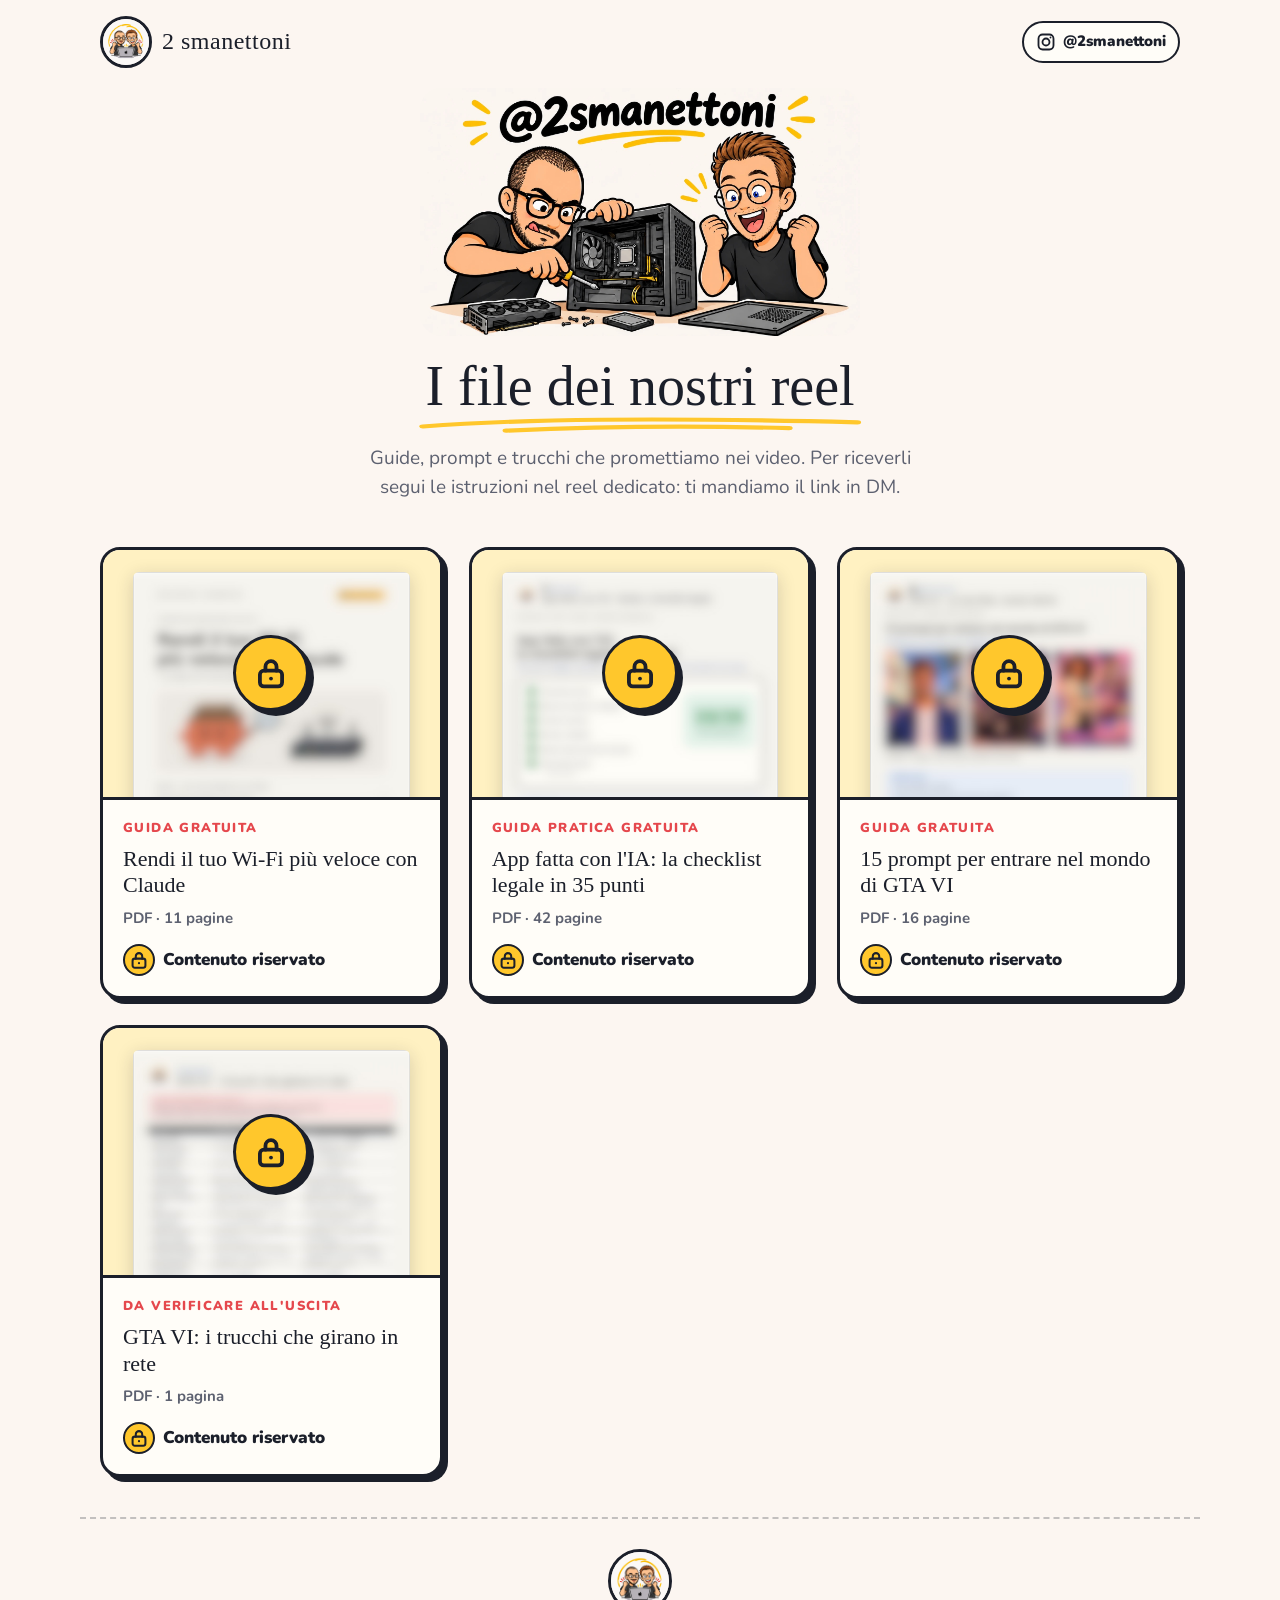
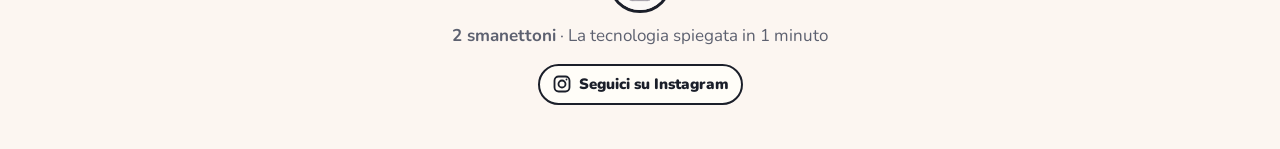
<file: index.html>
<!doctype html>
<html lang="it">
<head>
<meta charset="utf-8">
<meta name="viewport" content="width=device-width, initial-scale=1">
<title>2 smanettoni · La tecnologia spiegata in 1 minuto</title>
<meta name="description" content="Guide e file gratuiti dei reel di @2smanettoni: la tecnologia spiegata in 1 minuto.">
<meta name="theme-color" content="#FCF6F1">
<link rel="icon" href="assets/favicon.png">
<link rel="apple-touch-icon" href="assets/favicon.png">
<meta property="og:type" content="website">
<meta property="og:locale" content="it_IT">
<meta property="og:site_name" content="2 smanettoni">
<meta property="og:title" content="2 smanettoni · La tecnologia spiegata in 1 minuto">
<meta property="og:description" content="Guide e file gratuiti dei reel di @2smanettoni: la tecnologia spiegata in 1 minuto.">
<meta property="og:url" content="https://2smanettoni.thatsabyte.com/">
<meta property="og:image" content="https://2smanettoni.thatsabyte.com/assets/banner.jpg">
<meta name="twitter:card" content="summary_large_image">
<link rel="preconnect" href="https://fonts.googleapis.com">
<link rel="preconnect" href="https://fonts.gstatic.com" crossorigin>
<link href="https://fonts.googleapis.com/css2?family=Permanent+Marker&family=Nunito:wght@400;700;900&display=swap" rel="stylesheet">
<link rel="stylesheet" href="assets/style.css?v=7804c8d5">
<!-- Privacy-friendly analytics by Plausible -->
<script async src="https://stats.byreference.net/js/pa-OYn9YDxo6S1acWB1VPNhb.js"></script>
<script>
  window.plausible=window.plausible||function(){(plausible.q=plausible.q||[]).push(arguments)},plausible.init=plausible.init||function(i){plausible.o=i||{}};
  plausible.init()
</script>
</head>
<body class="home">
<header class="topbar">
  <a class="brand" href="">
    <img src="assets/logo.png" alt="" width="52" height="52">
    <span>2 smanettoni</span>
  </a>
  <a class="ig" href="https://www.instagram.com/2smanettoni/" target="_blank" rel="noopener"><svg viewBox="0 0 24 24" aria-hidden="true"><rect x="3" y="3" width="18" height="18" rx="5"/><circle cx="12" cy="12" r="4.2"/><circle cx="17.4" cy="6.6" r="1.1" class="dot"/></svg><span>@2smanettoni</span></a>
</header>
<main>
  <section class="hero">
    <img class="banner" src="assets/banner.jpg" alt="I due smanettoni al lavoro su un PC aperto" width="1672" height="941">
    <h1>I file dei nostri reel<svg class="scribble" viewBox="0 0 300 24" preserveAspectRatio="none" aria-hidden="true"><path d="M4 15 C 70 6, 160 4, 296 10" /><path d="M60 20 C 120 15, 190 14, 250 17" /></svg></h1>
    <p class="lead">Guide, prompt e trucchi che promettiamo nei video. Per riceverli segui le istruzioni nel reel dedicato: ti mandiamo il link in DM.</p>
  </section>
  <section class="list" aria-label="Contenuti">
    <button class="card" type="button" data-locked="Rendi il tuo Wi-Fi più veloce con Claude" data-slug="wifi-veloce-claude" data-reel="https://www.instagram.com/reel/DgKV9_1o-jo/">
      <span class="thumb"><img src="assets/blur/wifi-veloce-claude.jpg" alt="" loading="lazy"><span class="lock"><svg viewBox="0 0 24 24" aria-hidden="true"><rect x="5" y="10.5" width="14" height="10" rx="2.5"/><path d="M8.5 10.5V8a3.5 3.5 0 0 1 7 0v2.5"/><circle cx="12" cy="15.5" r="1.2" class="dot"/></svg></span></span>
      <span class="card-body">
        <span class="kicker">Guida gratuita</span>
        <span class="card-title">Rendi il tuo Wi-Fi più veloce con Claude</span>
        <span class="meta">PDF · 11 pagine</span>
        <span class="card-cta"><svg viewBox="0 0 24 24" aria-hidden="true"><rect x="5" y="10.5" width="14" height="10" rx="2.5"/><path d="M8.5 10.5V8a3.5 3.5 0 0 1 7 0v2.5"/><circle cx="12" cy="15.5" r="1.2" class="dot"/></svg><span>Contenuto riservato</span></span>
        <span class="card-cta card-open"><svg viewBox="0 0 24 24" aria-hidden="true"><path d="M12 4v11"/><path d="M7 10.5l5 5 5-5"/><path d="M5 19.5h14"/></svg><span>Apri e scarica</span></span>
      </span>
    </button>
    <button class="card" type="button" data-locked="App fatta con l&#39;IA: la checklist legale in 35 punti" data-slug="checklist-legale-app-ia" data-reel="https://www.instagram.com/reel/DgFvmXPImTD/">
      <span class="thumb"><img src="assets/blur/checklist-legale-app-ia.jpg" alt="" loading="lazy"><span class="lock"><svg viewBox="0 0 24 24" aria-hidden="true"><rect x="5" y="10.5" width="14" height="10" rx="2.5"/><path d="M8.5 10.5V8a3.5 3.5 0 0 1 7 0v2.5"/><circle cx="12" cy="15.5" r="1.2" class="dot"/></svg></span></span>
      <span class="card-body">
        <span class="kicker">Guida pratica gratuita</span>
        <span class="card-title">App fatta con l&#39;IA: la checklist legale in 35 punti</span>
        <span class="meta">PDF · 42 pagine</span>
        <span class="card-cta"><svg viewBox="0 0 24 24" aria-hidden="true"><rect x="5" y="10.5" width="14" height="10" rx="2.5"/><path d="M8.5 10.5V8a3.5 3.5 0 0 1 7 0v2.5"/><circle cx="12" cy="15.5" r="1.2" class="dot"/></svg><span>Contenuto riservato</span></span>
        <span class="card-cta card-open"><svg viewBox="0 0 24 24" aria-hidden="true"><path d="M12 4v11"/><path d="M7 10.5l5 5 5-5"/><path d="M5 19.5h14"/></svg><span>Apri e scarica</span></span>
      </span>
    </button>
    <button class="card" type="button" data-locked="15 prompt per entrare nel mondo di GTA VI" data-slug="prompt-gta6" data-reel="https://www.instagram.com/p/DfsEMw4Cjcz/">
      <span class="thumb"><img src="assets/blur/prompt-gta6.jpg" alt="" loading="lazy"><span class="lock"><svg viewBox="0 0 24 24" aria-hidden="true"><rect x="5" y="10.5" width="14" height="10" rx="2.5"/><path d="M8.5 10.5V8a3.5 3.5 0 0 1 7 0v2.5"/><circle cx="12" cy="15.5" r="1.2" class="dot"/></svg></span></span>
      <span class="card-body">
        <span class="kicker">Guida gratuita</span>
        <span class="card-title">15 prompt per entrare nel mondo di GTA VI</span>
        <span class="meta">PDF · 16 pagine</span>
        <span class="card-cta"><svg viewBox="0 0 24 24" aria-hidden="true"><rect x="5" y="10.5" width="14" height="10" rx="2.5"/><path d="M8.5 10.5V8a3.5 3.5 0 0 1 7 0v2.5"/><circle cx="12" cy="15.5" r="1.2" class="dot"/></svg><span>Contenuto riservato</span></span>
        <span class="card-cta card-open"><svg viewBox="0 0 24 24" aria-hidden="true"><path d="M12 4v11"/><path d="M7 10.5l5 5 5-5"/><path d="M5 19.5h14"/></svg><span>Apri e scarica</span></span>
      </span>
    </button>
    <button class="card" type="button" data-locked="GTA VI: i trucchi che girano in rete" data-slug="trucchi-gta6" data-reel="https://www.instagram.com/p/Dfmy-GXooBY/">
      <span class="thumb"><img src="assets/blur/trucchi-gta6.jpg" alt="" loading="lazy"><span class="lock"><svg viewBox="0 0 24 24" aria-hidden="true"><rect x="5" y="10.5" width="14" height="10" rx="2.5"/><path d="M8.5 10.5V8a3.5 3.5 0 0 1 7 0v2.5"/><circle cx="12" cy="15.5" r="1.2" class="dot"/></svg></span></span>
      <span class="card-body">
        <span class="kicker">Da verificare all&#39;uscita</span>
        <span class="card-title">GTA VI: i trucchi che girano in rete</span>
        <span class="meta">PDF · 1 pagina</span>
        <span class="card-cta"><svg viewBox="0 0 24 24" aria-hidden="true"><rect x="5" y="10.5" width="14" height="10" rx="2.5"/><path d="M8.5 10.5V8a3.5 3.5 0 0 1 7 0v2.5"/><circle cx="12" cy="15.5" r="1.2" class="dot"/></svg><span>Contenuto riservato</span></span>
        <span class="card-cta card-open"><svg viewBox="0 0 24 24" aria-hidden="true"><path d="M12 4v11"/><path d="M7 10.5l5 5 5-5"/><path d="M5 19.5h14"/></svg><span>Apri e scarica</span></span>
      </span>
    </button>
  </section>
</main>
<footer class="footer">
  <img src="assets/logo.png" alt="" width="64" height="64">
  <p><strong>2 smanettoni</strong> · La tecnologia spiegata in 1 minuto</p>
  <a class="ig" href="https://www.instagram.com/2smanettoni/" target="_blank" rel="noopener"><svg viewBox="0 0 24 24" aria-hidden="true"><rect x="3" y="3" width="18" height="18" rx="5"/><circle cx="12" cy="12" r="4.2"/><circle cx="17.4" cy="6.6" r="1.1" class="dot"/></svg><span>Seguici su Instagram</span></a>
</footer>
<dialog class="modal" aria-labelledby="modal-title">
  <span class="modal-icon"><svg viewBox="0 0 24 24" aria-hidden="true"><rect x="3" y="3" width="18" height="18" rx="5"/><path d="M3 8.5h18"/><path d="M8 3l3 5.5"/><path d="M13.5 3l3 5.5"/><path d="M10.5 12.2v5l4.3-2.5z" class="dot"/></svg></span>
  <p class="kicker modal-file"></p>
  <h2 id="modal-title">Contenuto riservato</h2>
  <p>Per vedere e scaricare questo contenuto segui le istruzioni nel reel dedicato: ti mandiamo il link in DM.</p>
  <div class="modal-actions">
    <a class="btn btn-main modal-reel" href="https://www.instagram.com/2smanettoni/" data-default="https://www.instagram.com/2smanettoni/" target="_blank" rel="noopener"><svg viewBox="0 0 24 24" aria-hidden="true"><rect x="3" y="3" width="18" height="18" rx="5"/><circle cx="12" cy="12" r="4.2"/><circle cx="17.4" cy="6.6" r="1.1" class="dot"/></svg><span>Guarda il reel</span></a>
    <button class="btn btn-ghost" type="button" data-close>Ho capito</button>
  </div>
</dialog>
<script src="assets/home.js?v=f0a1dbdb"></script>
</body>
</html>
</file>
<file: assets/style.css>
:root {
  --bianchino: #FCF6F1;
  --carta: #FFFDF8;
  --inchiostro: #1B1F2A;
  --grigio: #5D6170;
  --giallo: #FFC72C;
  --giallo-tenue: #FFF1C2;
  --rosso: #E5484D;
  --bordo: 3px solid var(--inchiostro);
  --ombra: 5px 5px 0 var(--inchiostro);
  --marker: "Permanent Marker", "Comic Sans MS", cursive;
  --testo: "Nunito", system-ui, -apple-system, sans-serif;
}

* { box-sizing: border-box; }
html { -webkit-text-size-adjust: 100%; }
body {
  margin: 0;
  background: var(--bianchino);
  color: var(--inchiostro);
  font-family: var(--testo);
  font-size: 17px;
  line-height: 1.55;
}
img { display: block; max-width: 100%; height: auto; }
a { color: inherit; }
svg { fill: none; stroke: currentColor; stroke-width: 2.2; stroke-linecap: round; stroke-linejoin: round; }

/* Barra in alto */
.topbar {
  display: flex; align-items: center; justify-content: space-between; gap: 12px;
  max-width: 1120px; margin: 0 auto; padding: 16px 20px;
}
.brand { display: flex; align-items: center; gap: 10px; text-decoration: none; }
.brand img { width: 52px; height: 52px; border-radius: 50%; border: var(--bordo); background: #fff; }
.brand span { font-family: var(--marker); font-size: 24px; letter-spacing: .5px; }
.ig {
  display: inline-flex; align-items: center; gap: 7px;
  font-weight: 900; font-size: 15px; text-decoration: none;
  padding: 7px 12px; border-radius: 999px; border: 2px solid var(--inchiostro); background: var(--carta);
}
.ig svg { width: 20px; height: 20px; }
.ig .dot { fill: currentColor; stroke: none; }
.ig:hover { background: var(--giallo-tenue); }

/* Sottolineatura a pennarello */
h1 { position: relative; display: inline-block; font-family: var(--marker); font-weight: 400; line-height: 1.15; margin: 0 0 22px; }
.scribble { position: absolute; left: -2%; bottom: -16px; width: 104%; height: 20px; stroke: var(--giallo); stroke-width: 5; }
.kicker { margin: 0 0 8px; font-weight: 900; font-size: 13px; letter-spacing: 1.4px; text-transform: uppercase; color: var(--rosso); }
.meta { margin: 0; font-weight: 700; color: var(--grigio); font-size: 15px; }

/* Bottoni */
.btn {
  display: inline-flex; align-items: center; justify-content: center; gap: 10px;
  font: 900 18px/1 var(--testo); color: var(--inchiostro); text-decoration: none; cursor: pointer;
  padding: 16px 24px; border-radius: 14px; border: var(--bordo);
  transition: transform .12s ease, box-shadow .12s ease;
}
.btn svg { width: 24px; height: 24px; stroke-width: 2.6; }
.btn-main { background: var(--giallo); box-shadow: var(--ombra); }
.btn-main:hover { transform: translate(-1px, -1px); box-shadow: 6px 6px 0 var(--inchiostro); }
.btn-main:active { transform: translate(4px, 4px); box-shadow: 1px 1px 0 var(--inchiostro); }
.btn-ghost { background: var(--carta); }
.btn-ghost:hover { background: var(--giallo-tenue); }
.btn:focus-visible, .card:focus-visible, .ig:focus-visible { outline: 3px solid var(--rosso); outline-offset: 3px; }

/* Home */
.home main { max-width: 1120px; margin: 0 auto; padding: 0 20px; }
.hero { text-align: center; padding: 4px 0 30px; }
.banner { width: min(80%, 440px); margin: 0 auto 18px; border-radius: 22px; }
.hero h1 { font-size: clamp(34px, 6vw, 56px); }
.lead { max-width: 560px; margin: 4px auto 0; font-size: 19px; color: var(--grigio); position: relative; }

.list { display: grid; grid-template-columns: repeat(auto-fill, minmax(min(100%, 320px), 1fr)); gap: 26px; padding: 14px 0 40px; }
.card {
  display: flex; flex-direction: column; text-decoration: none; text-align: left; width: 100%; padding: 0;
  font: inherit; color: inherit; cursor: pointer;
  background: var(--carta); border: var(--bordo); border-radius: 20px; box-shadow: var(--ombra); overflow: hidden;
  transition: transform .12s ease, box-shadow .12s ease;
}
.card:hover { transform: translate(-2px, -2px); box-shadow: 7px 7px 0 var(--inchiostro); }
.thumb { position: relative; display: block; background: var(--giallo-tenue); border-bottom: var(--bordo); height: 250px; overflow: hidden; padding: 22px 30px 0; }
.thumb img { width: 100%; border-radius: 6px 6px 0 0; box-shadow: 0 4px 18px rgba(27, 31, 42, .18); }
.lock {
  position: absolute; left: 50%; top: 50%; transform: translate(-50%, -50%);
  width: 76px; height: 76px; border-radius: 50%; display: grid; place-items: center;
  background: var(--giallo); border: var(--bordo); box-shadow: var(--ombra);
}
.lock svg { width: 38px; height: 38px; stroke-width: 2.4; }
.lock .dot, .card-cta .dot, .modal-icon .dot { fill: currentColor; stroke: none; }
.card-body { padding: 18px 20px 20px; display: flex; flex-direction: column; flex: 1; }
.card-body .kicker, .card-body .meta { display: block; }
.card-title { display: block; font-family: var(--marker); font-weight: 400; font-size: 22px; line-height: 1.2; margin: 0 0 8px; }

/* Popup */
.modal {
  width: min(calc(100% - 32px), 440px); padding: 30px 26px 26px; text-align: center; color: var(--inchiostro);
  background: var(--carta); border: var(--bordo); border-radius: 22px; box-shadow: 7px 7px 0 var(--inchiostro);
}
.modal::backdrop { background: rgba(27, 31, 42, .55); }
.modal-icon { display: inline-grid; place-items: center; width: 72px; height: 72px; border-radius: 50%; background: var(--giallo); border: var(--bordo); margin-bottom: 14px; }
.modal-icon svg { width: 36px; height: 36px; stroke-width: 2.2; }
.modal h2 { font-family: var(--marker); font-weight: 400; font-size: 28px; line-height: 1.15; margin: 0 0 10px; }
.modal p { margin: 0 0 20px; font-size: 17px; }
.modal .kicker { margin-bottom: 6px; }
.modal-actions { display: flex; flex-direction: column; gap: 12px; }
.modal-actions .btn { width: 100%; }
.modal-actions .btn svg .dot { fill: currentColor; stroke: none; }
.card-cta { margin-top: auto; padding-top: 14px; display: inline-flex; align-items: center; gap: 8px; font-weight: 900; }
.card-cta svg { width: 22px; height: 22px; padding: 3px; background: var(--giallo); border-radius: 50%; border: 2px solid var(--inchiostro); box-sizing: content-box; }

/* Pagina del file */
.file { max-width: 1120px; margin: 0 auto; padding: 10px 20px 40px; display: grid; gap: 34px; }
.info h1 { font-size: clamp(30px, 5vw, 44px); }
.desc { margin: 4px 0 10px; font-size: 18px; }
.actions { display: flex; flex-wrap: wrap; gap: 14px; margin: 22px 0 12px; }
.note { margin: 0; font-size: 14px; color: var(--grigio); }

.preview { background: var(--giallo-tenue); border: var(--bordo); border-radius: 22px; padding: 22px; }
.pages { display: flex; flex-direction: column; gap: 18px; max-height: 78vh; overflow-y: auto; overscroll-behavior: contain; padding: 2px 4px 6px; }
.page { flex: 0 0 auto; margin: 0; background: #fff; border-radius: 6px; box-shadow: 0 4px 18px rgba(27, 31, 42, .18); overflow: hidden; }
.page img, .page canvas { display: block; width: 100%; height: auto; }
.page-label { text-align: center; font-size: 13px; font-weight: 700; color: var(--grigio); margin: -8px 0 0; }

.sticky-dl { display: none; }

@media (min-width: 900px) {
  .file { grid-template-columns: minmax(0, 5fr) minmax(0, 6fr); align-items: start; padding-top: 30px; }
  .info { position: sticky; top: 30px; }
}
@media (max-width: 899px) {
  .pages { max-height: none; overflow: visible; }
  .preview { padding: 14px; border-radius: 18px; }
  .sticky-dl {
    display: block; position: fixed; left: 0; right: 0; bottom: 0; z-index: 10;
    padding: 12px 16px calc(12px + env(safe-area-inset-bottom));
    background: rgba(252, 246, 241, .95); border-top: 2px solid var(--inchiostro);
    transform: translateY(110%); transition: transform .2s ease;
  }
  .sticky-dl.show { transform: none; }
  .sticky-dl .btn { width: 100%; }
  .file-page .footer { padding-bottom: 110px; }
}
@media (max-width: 520px) {
  body { font-size: 16px; }
  .topbar { padding: 12px 16px; }
  .home main, .file { padding-left: 16px; padding-right: 16px; }
  .brand img { width: 44px; height: 44px; }
  .brand span { font-size: 20px; }
  .ig span { display: none; }
  .ig { padding: 8px; }
  .actions .btn { flex: 1 1 100%; }
  .thumb { height: 210px; }
}

/* Footer */
.footer { text-align: center; padding: 30px 20px 44px; border-top: 2px dashed rgba(27, 31, 42, .25); max-width: 1120px; margin: 0 auto; }
.footer img { width: 64px; height: 64px; border-radius: 50%; border: var(--bordo); margin: 0 auto 10px; background: #fff; }
.footer p { margin: 0 0 14px; color: var(--grigio); }
.footer .ig span { display: inline; }

.toast {
  position: fixed; left: 50%; bottom: 28px; transform: translate(-50%, 20px); opacity: 0; pointer-events: none;
  background: var(--inchiostro); color: #fff; font-weight: 700; padding: 10px 18px; border-radius: 999px; z-index: 20;
  transition: opacity .2s, transform .2s;
}
.toast.show { opacity: 1; transform: translate(-50%, 0); }

@media (prefers-reduced-motion: reduce) { * { transition: none !important; } }

/* Card sbloccata (link con id già aperto su questo browser) */
.card-open { display: none; }
.card.unlocked .card-open { display: inline-flex; }
.card.unlocked .card-cta:not(.card-open), .card.unlocked .lock { display: none; }
</file>
